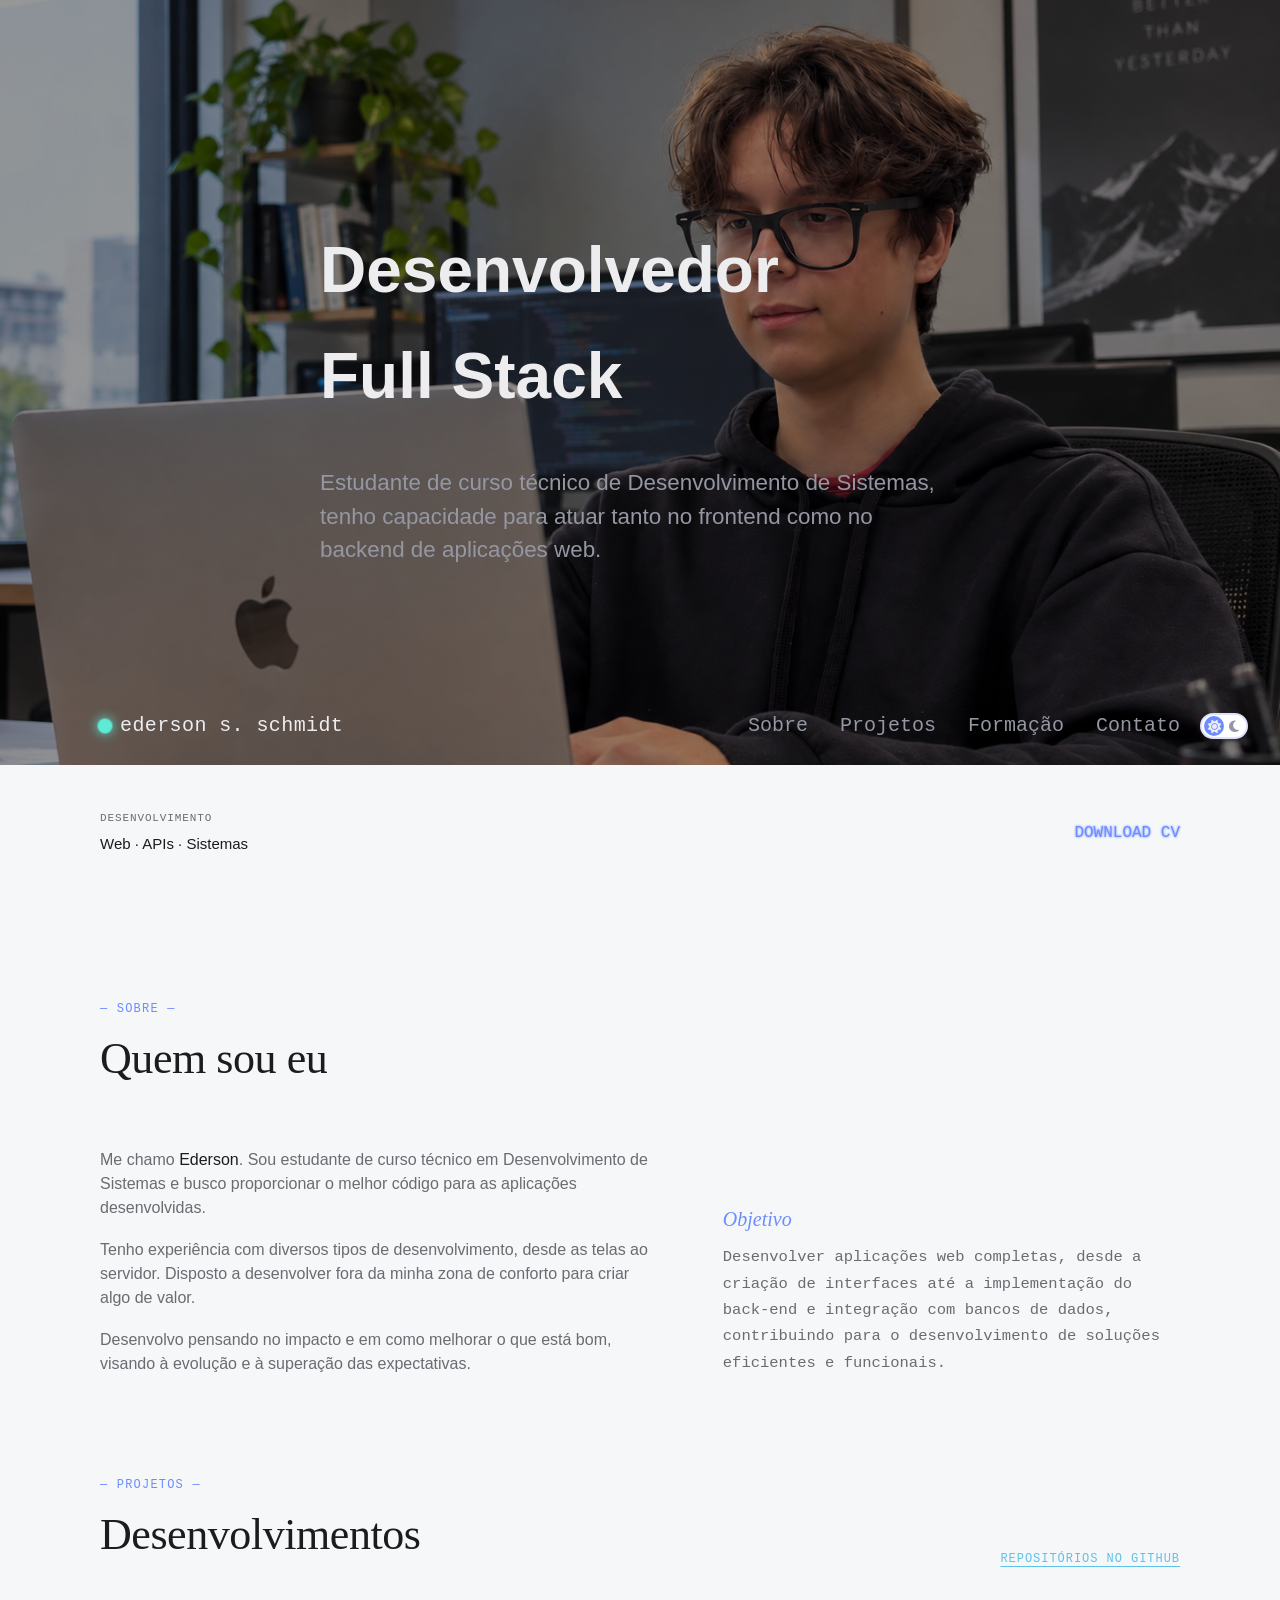
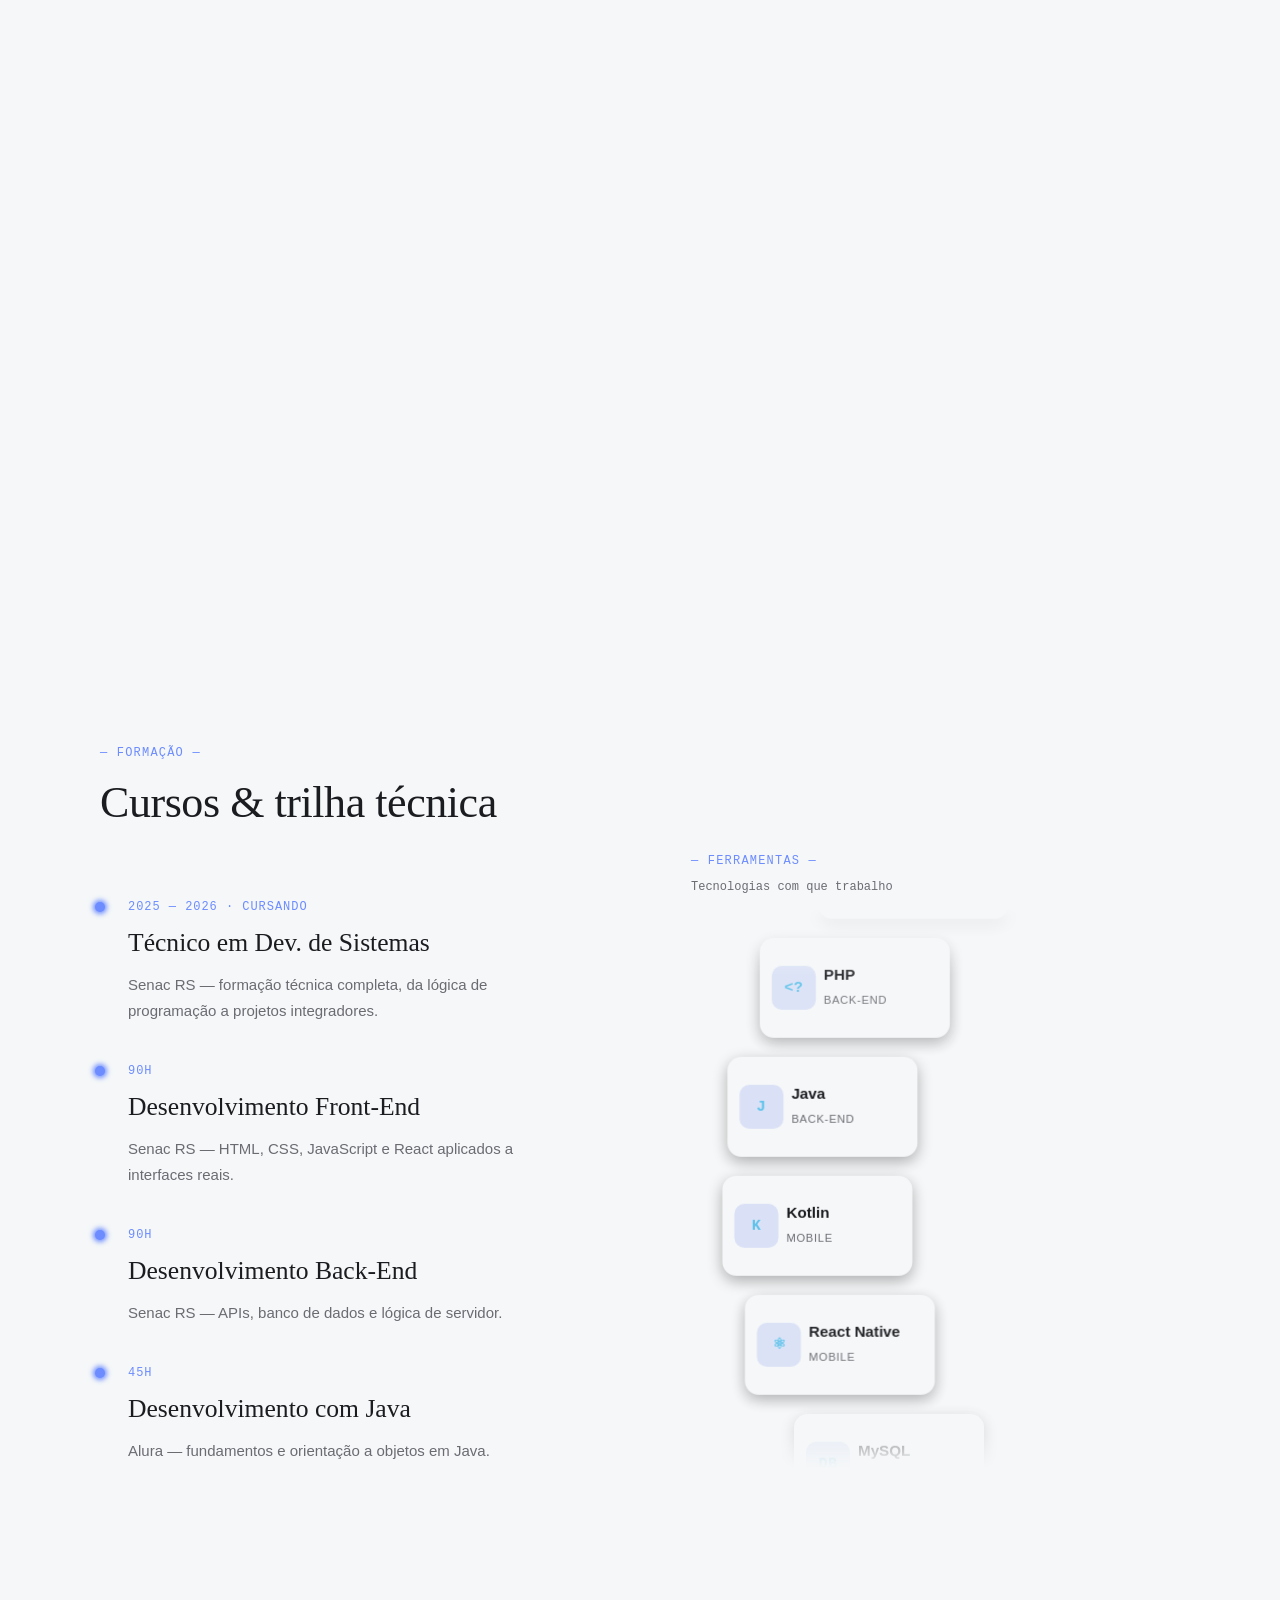
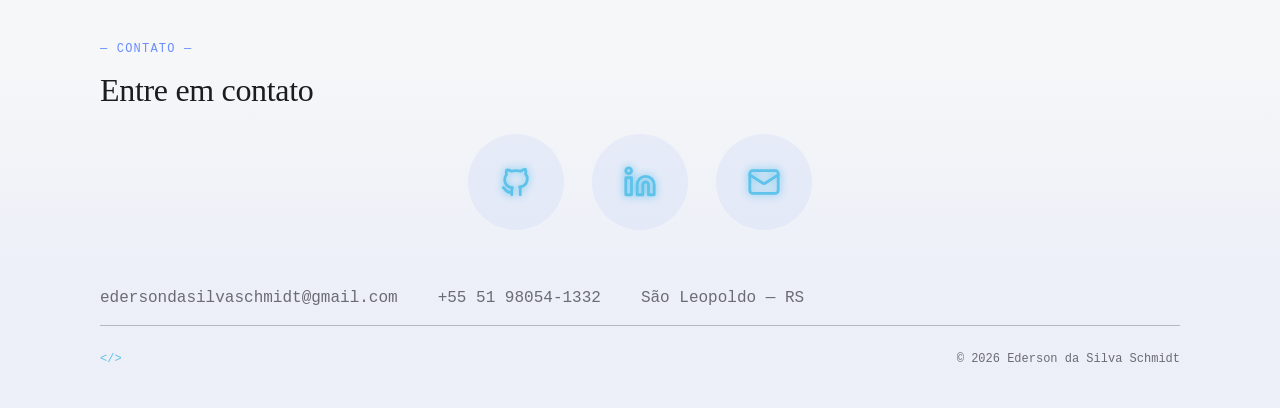
<file: index.html>
<!DOCTYPE html>
<html lang="en">
<head>
    <meta charset="UTF-8">
    <meta name="viewport" content="width=device-width, initial-scale=1.0">
    <title>Ederson da Silva Schmidt — Desenvolvedor</title>
    <link rel="stylesheet" href="./src/styles/main.css">
    <link rel="stylesheet" href="https://cdnjs.cloudflare.com/ajax/libs/font-awesome/6.7.2/css/all.min.css">
    <link rel="icon" type="image/png" href="./src/assets/favIcon.png">
</head>
<body>

    <section class="section hero-section" id="hero">
        <div class="hero">
            <div class="hero-bg enter"></div>
                <div class="wrap hero-content">
                    <h1 class="display"><span class="l1">Desenvolvedor</span><br><span class="l2">Full Stack</span></h1>
                    <p class="hero-sub">Estudante de curso técnico de Desenvolvimento de Sistemas, tenho capacidade para atuar tanto no frontend como no backend de aplicações web.</p>
                </div>

                <div class="nav" id="mainNav">
                    <div class="wrap">
                        <div class="logo"><p>ederson s. schmidt</p></div>
                        <div class="navlinks">
                            <a href="#about">Sobre</a>
                            <a href="#work">Projetos</a>
                            <a href="#formacao">Formação</a>
                            <a href="#contact">Contato</a>
                            <button class="theme-toggle active" id="themeToggle" type="button" aria-label="Ativar tema claro" aria-pressed="false">
                                <i class="fa-solid fa-sun theme-icons" aria-hidden="true"></i>
                                <i class="fa-solid fa-moon theme-icons " aria-hidden="true"></i>
                            </button>
                        </div>
                    </div>
                </div>
            </div>
            
            <div class="intro-bar">
                <div class="wrap">
                    <div class="intro-row">
                        <div class="intro-meta">
                            <div class="meta-item"><div class="k">Desenvolvimento</div><div class="v v1">Web · APIs · Sistemas</div></div>
                        </div>
                        <a class="cv-link" href="./src/assets/Ederson da Silva Schmidt.pdf" download>Download CV</a>
                    </div>
                </div>
            </div>
    </section>  

    

    <section class="section" id="about">
        <div class="wrap">
            <div class="section-head reveal">
                <div>
                    <div class="eyebrow">— Sobre —</div>
                    <h2 class="section-title">Quem sou eu</h2>
                </div>
            </div>
            <div class="about-layout reveal">
                <div class="about-text">
                    <p>Me chamo <strong>Ederson</strong>. Sou estudante de curso técnico em Desenvolvimento de Sistemas e busco proporcionar o melhor código para as aplicações desenvolvidas.</p>
                    <p>Tenho experiência com diversos tipos de desenvolvimento, desde as telas ao servidor. Disposto a desenvolver fora da minha zona de conforto para criar algo de valor.</p>
                    <p>Desenvolvo pensando no impacto e em como melhorar o que está bom, visando à evolução e à superação das expectativas.</p>
                </div>
                <div class="highlight-block">
                    <div class="highlight-item">
                        <div class="highlight-title">Objetivo</div>
                        <div class="highlight-text">Desenvolver aplicações web completas, desde a criação de interfaces até a implementação do back-end e integração com bancos de dados, contribuindo para o desenvolvimento de soluções eficientes e funcionais.</div>
                    </div>
                </div>
            </div>
        </div>
    </section>

    <section class="section" id="work">
        <div class="wrap">
            <div class="section-head reveal">
                <div>
                    <div class="eyebrow">— Projetos —</div>
                    <h2 class="section-title">Desenvolvimentos</h2>
                </div>
                <a class="git-link" href="https://github.com/EdersonHTT" target="_blank" rel="noopener">Repositórios no GitHub</a>
            </div>

            <div class="projects-frame reveal">
                <div class="projects" id="projects"></div>
            </div>
        </div>
    </section>

    <section class="section" id="formacao">
        <div class="wrap">
            <div class="section-head reveal">
                <div>
                    <div class="eyebrow">— Formação —</div>
                    <h2 class="section-title">Cursos & trilha técnica</h2>
                </div>
            </div>
            <div class="formation-layout">
            <div class="process-list reveal" >
                <div class="process-item">
                    <div class="process-phase">2025 — 2026 · Cursando</div>
                    <div class="process-title">Técnico em Dev. de Sistemas</div>
                    <div class="process-body">Senac RS — formação técnica completa, da lógica de programação a projetos integradores.</div>
                </div>
                <div class="process-item">
                    <div class="process-phase">90h</div>
                    <div class="process-title">Desenvolvimento Front-End</div>
                    <div class="process-body">Senac RS — HTML, CSS, JavaScript e React aplicados a interfaces reais.</div>
                </div>
                <div class="process-item">
                    <div class="process-phase">90h</div>
                    <div class="process-title">Desenvolvimento Back-End</div>
                    <div class="process-body">Senac RS — APIs, banco de dados e lógica de servidor.</div>
                </div>
                <div class="process-item">
                    <div class="process-phase">45h</div>
                    <div class="process-title">Desenvolvimento com Java</div>
                    <div class="process-body">Alura — fundamentos e orientação a objetos em Java.</div>
                </div>
            </div>
            <aside class="formation-tools reveal">
            <div class="section-head">
                <div class="eyebrow">— Ferramentas —</div>
                <div class="section-note">Tecnologias com que trabalho</div>
            </div>

            <div class="tools-carousel reveal">
                <div class="tools-stage">
                    <div class="tools-track" id="toolsTrack">
                        <div class="tool-card" data-tool><div class="tool-icon">JS</div><div class="tool-name">JavaScript</div><div class="tool-category">Front-End</div></div>
                        <div class="tool-card" data-tool><div class="tool-icon">&lt;/&gt;</div><div class="tool-name">HTML</div><div class="tool-category">Front-End</div></div>
                        <div class="tool-card" data-tool><div class="tool-icon">#</div><div class="tool-name">CSS</div><div class="tool-category">Front-End</div></div>
                        <div class="tool-card" data-tool><div class="tool-icon">⚛</div><div class="tool-name">React</div><div class="tool-category">Front-End</div></div>
                        <div class="tool-card" data-tool><div class="tool-icon">$</div><div class="tool-name">jQuery</div><div class="tool-category">Front-End</div></div>
                        <div class="tool-card" data-tool><div class="tool-icon">TS</div><div class="tool-name">TypeScript</div><div class="tool-category">Back-End</div></div>
                        <div class="tool-card" data-tool><div class="tool-icon">&lt;?</div><div class="tool-name">PHP</div><div class="tool-category">Back-End</div></div>
                        <div class="tool-card" data-tool><div class="tool-icon">J</div><div class="tool-name">Java</div><div class="tool-category">Back-End</div></div>
                        <div class="tool-card" data-tool><div class="tool-icon">K</div><div class="tool-name">Kotlin</div><div class="tool-category">Mobile</div></div>
                        <div class="tool-card" data-tool><div class="tool-icon">⚛</div><div class="tool-name">React Native</div><div class="tool-category">Mobile</div></div>
                        <div class="tool-card" data-tool><div class="tool-icon">DB</div><div class="tool-name">MySQL</div><div class="tool-category">Banco de dados</div></div>
                        <div class="tool-card" data-tool><div class="tool-icon">DB</div><div class="tool-name">SQLite</div><div class="tool-category">Banco de dados</div></div>
                        <div class="tool-card" data-tool><div class="tool-icon">DB</div><div class="tool-name">PostgreSQL</div><div class="tool-category">Banco de dados</div></div>
                        <div class="tool-card" data-tool><div class="tool-icon">⬡</div><div class="tool-name">NodeJS</div><div class="tool-category">Ferramenta</div></div>
                        <div class="tool-card" data-tool><div class="tool-icon">S</div><div class="tool-name">Spring Boot</div><div class="tool-category">Ferramenta</div></div>
                        <div class="tool-card" data-tool><div class="tool-icon">git</div><div class="tool-name">Git</div><div class="tool-category">Ferramenta</div></div>
                    </div>
                </div>
            </div>
            </aside>
            </div>
        </div>
    </section>

    <footer id="contact">
        <div class="wrap">
            <div class="eyebrow reveal">— Contato —</div>
            <h2 class="contact-title reveal">Entre em contato</h2>

            <div class="social-row large reveal">
                <a class="social-icon" href="https://github.com/EdersonHTT" target="_blank" rel="noopener" aria-label="GitHub">
                    <svg viewBox="0 0 24 24" fill="none" stroke="currentColor" stroke-width="2" stroke-linecap="round" stroke-linejoin="round"><path d="M9 19c-4.3 1.4-4.3-2.5-6-3m12 5v-3.5c0-1 .1-1.4-.5-2 2.8-.3 5.5-1.4 5.5-6a4.6 4.6 0 0 0-1.3-3.2 4.2 4.2 0 0 0-.1-3.2s-1.1-.3-3.5 1.3a12.3 12.3 0 0 0-6.2 0C6.5 3.3 5.4 3.6 5.4 3.6a4.2 4.2 0 0 0-.1 3.2A4.6 4.6 0 0 0 4 10c0 4.6 2.7 5.7 5.5 6-.6.6-.6 1.2-.5 2V21"/></svg>
                </a>
                <a class="social-icon" href="https://www.linkedin.com/in/edersonss" target="_blank" rel="noopener" aria-label="LinkedIn">
                    <svg viewBox="0 0 24 24" fill="none" stroke="currentColor" stroke-width="2" stroke-linecap="round" stroke-linejoin="round"><path d="M16 8a6 6 0 0 1 6 6v7h-4v-7a2 2 0 0 0-2-2 2 2 0 0 0-2 2v7h-4v-7a6 6 0 0 1 6-6z"/><rect x="2" y="9" width="4" height="12"/><circle cx="4" cy="4" r="2"/></svg>
                </a>
                <a class="social-icon" href="mailto:edersondasilvaschmidt@gmail.com" aria-label="E-mail">
                    <svg viewBox="0 0 24 24" fill="none" stroke="currentColor" stroke-width="2" stroke-linecap="round" stroke-linejoin="round"><rect x="2" y="4" width="20" height="16" rx="2"/><path d="m22 7-8.97 5.7a1.94 1.94 0 0 1-2.06 0L2 7"/></svg>
                </a>
            </div>

            <div class="contact-info reveal">
                <a href="mailto:edersondasilvaschmidt@gmail.com">edersondasilvaschmidt@gmail.com</a>
                <span>+55 51 98054-1332</span>
                <span>São Leopoldo — RS</span>
            </div>

            <div class="status-bar reveal">
                <div><span class="status-dot">&lt;/&gt;</span></div>
                <div>© 2026 Ederson da Silva Schmidt</div>
            </div>
        </div>
    </footer>


    <script type="module" src="./src/scripts/main.js"></script>
</body>
</html>
</file>
<file: src/styles/main.css>
@import "./base/variables.css";
@import "./base/reset.css";
@import "./base/typography.css";

@import "./components/navbar.css";
@import "./components/theme.css";
@import "./components/button.css";
@import "./components/card.css";
@import "./components/projects.css";
@import "./components/toolsCarousel.css";
@import "./components/reveal.css";

@import "./layout/grid.css";
@import "./layout/header.css";
@import "./layout/footer.css";

@import "./pages/home.css";
</file>
